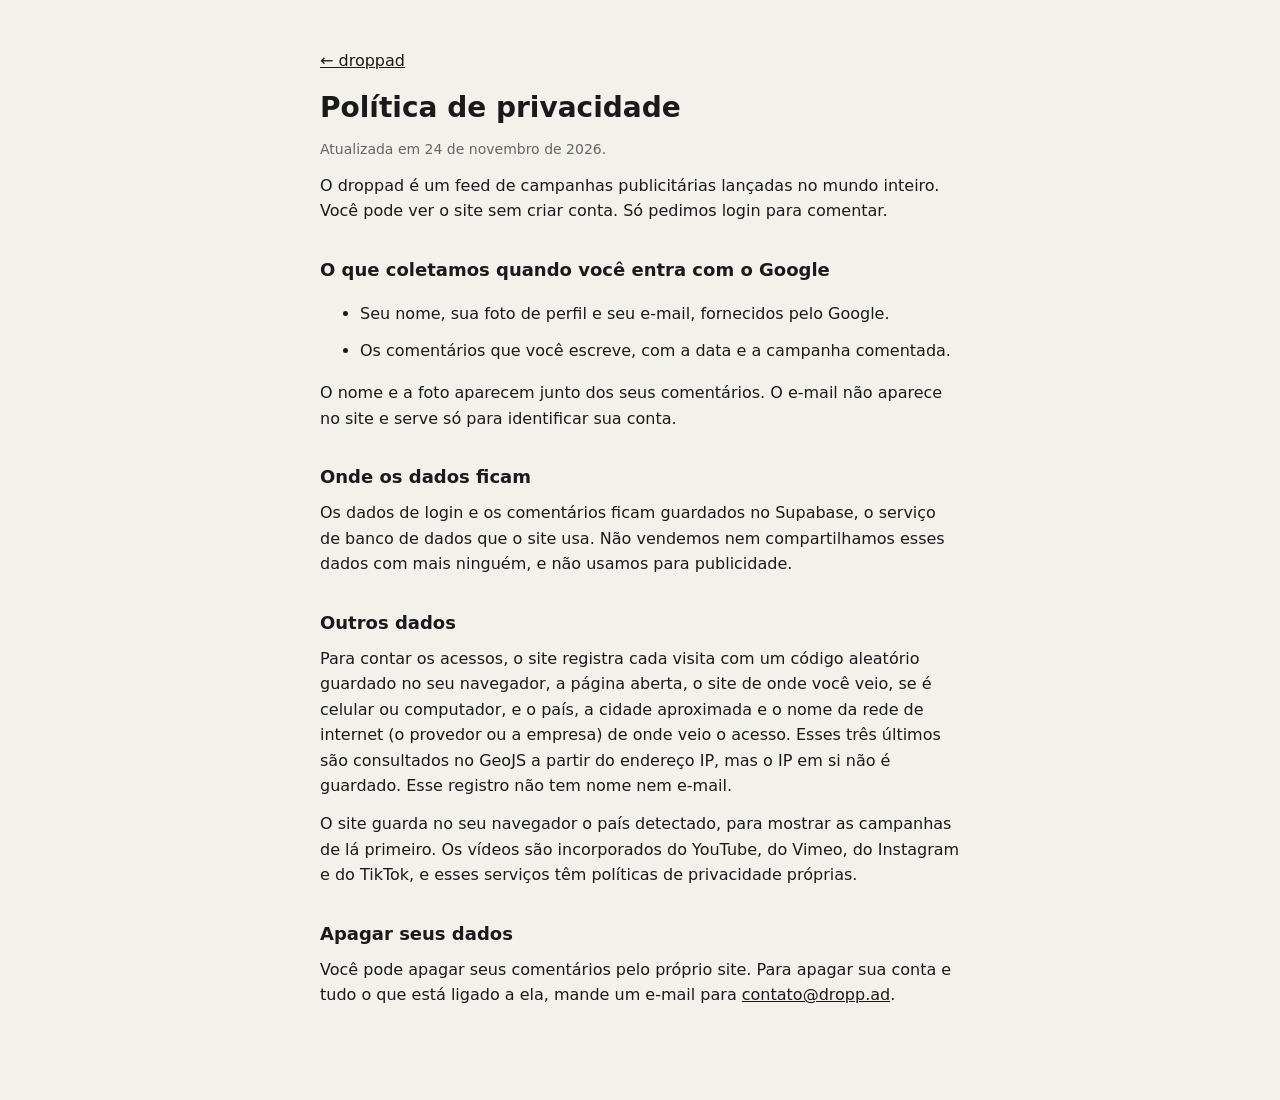
<file: privacidade.html>
<!DOCTYPE html>
<html lang="pt-BR">
<head>
<meta charset="utf-8">
<meta name="viewport" content="width=device-width, initial-scale=1">
<title>Privacidade · droppad</title>
<link rel="icon" href="favicon.svg" type="image/svg+xml">
<style>
  body { margin: 0; background: #f3f1ec; color: #1a1a1a; font: 16px/1.6 system-ui, -apple-system, "Segoe UI", sans-serif; }
  main { max-width: 640px; margin: 0 auto; padding: 48px 20px 80px; }
  h1 { font-size: 28px; margin: 0 0 8px; }
  h2 { font-size: 18px; margin: 32px 0 8px; }
  p, li { margin: 0 0 12px; }
  a { color: inherit; }
  .muted { color: #666; font-size: 14px; }
</style>
</head>
<body>
<main>
  <p><a href="./">← droppad</a></p>
  <h1>Política de privacidade</h1>
  <p class="muted">Atualizada em 24 de novembro de 2026.</p>

  <p>O droppad é um feed de campanhas publicitárias lançadas no mundo inteiro. Você pode ver o site sem criar conta. Só pedimos login para comentar.</p>

  <h2>O que coletamos quando você entra com o Google</h2>
  <ul>
    <li>Seu nome, sua foto de perfil e seu e-mail, fornecidos pelo Google.</li>
    <li>Os comentários que você escreve, com a data e a campanha comentada.</li>
  </ul>
  <p>O nome e a foto aparecem junto dos seus comentários. O e-mail não aparece no site e serve só para identificar sua conta.</p>

  <h2>Onde os dados ficam</h2>
  <p>Os dados de login e os comentários ficam guardados no Supabase, o serviço de banco de dados que o site usa. Não vendemos nem compartilhamos esses dados com mais ninguém, e não usamos para publicidade.</p>

  <h2>Outros dados</h2>
  <p>Para contar os acessos, o site registra cada visita com um código aleatório guardado no seu navegador, a página aberta, o site de onde você veio, se é celular ou computador, e o país, a cidade aproximada e o nome da rede de internet (o provedor ou a empresa) de onde veio o acesso. Esses três últimos são consultados no GeoJS a partir do endereço IP, mas o IP em si não é guardado. Esse registro não tem nome nem e-mail.</p>
  <p>O site guarda no seu navegador o país detectado, para mostrar as campanhas de lá primeiro. Os vídeos são incorporados do YouTube, do Vimeo, do Instagram e do TikTok, e esses serviços têm políticas de privacidade próprias.</p>

  <h2>Apagar seus dados</h2>
  <p>Você pode apagar seus comentários pelo próprio site. Para apagar sua conta e tudo o que está ligado a ela, mande um e-mail para <a href="mailto:contato@dropp.ad">contato@dropp.ad</a>.</p>
</main>
</body>
</html>
</file>
